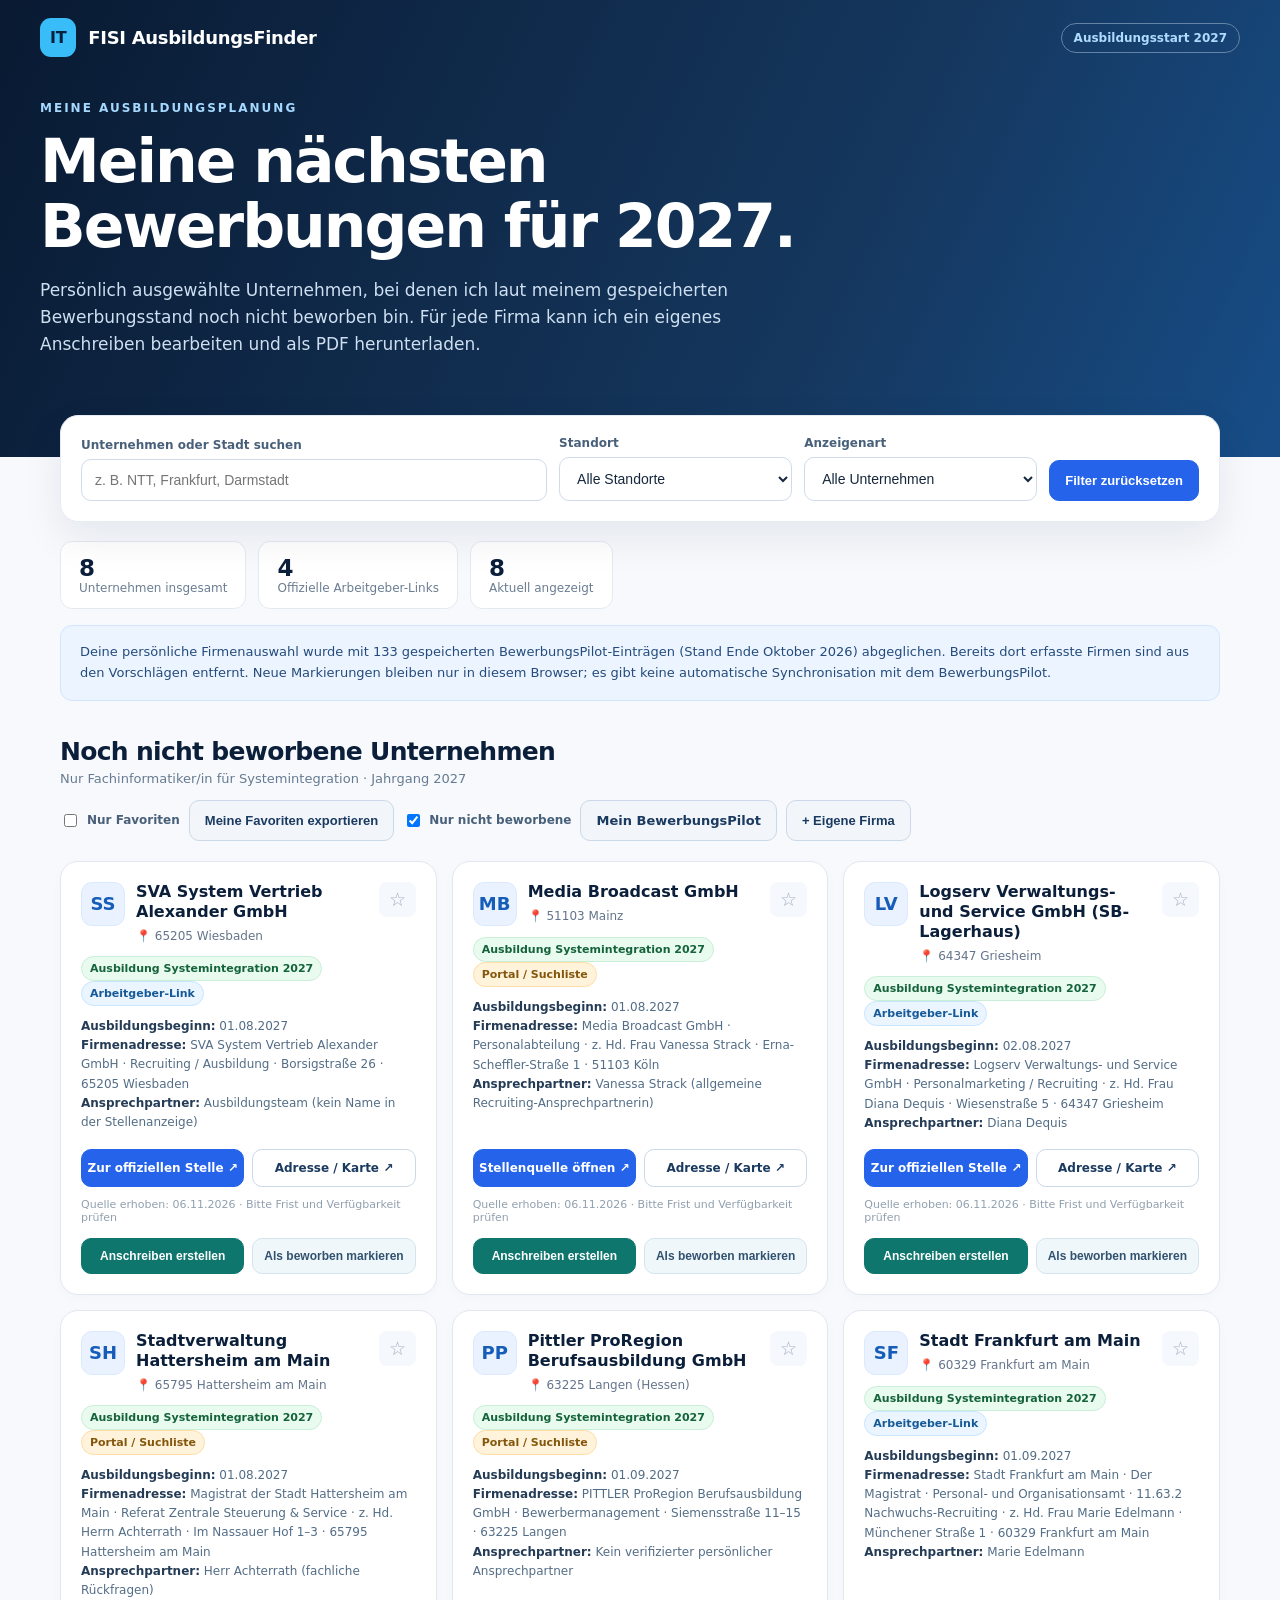
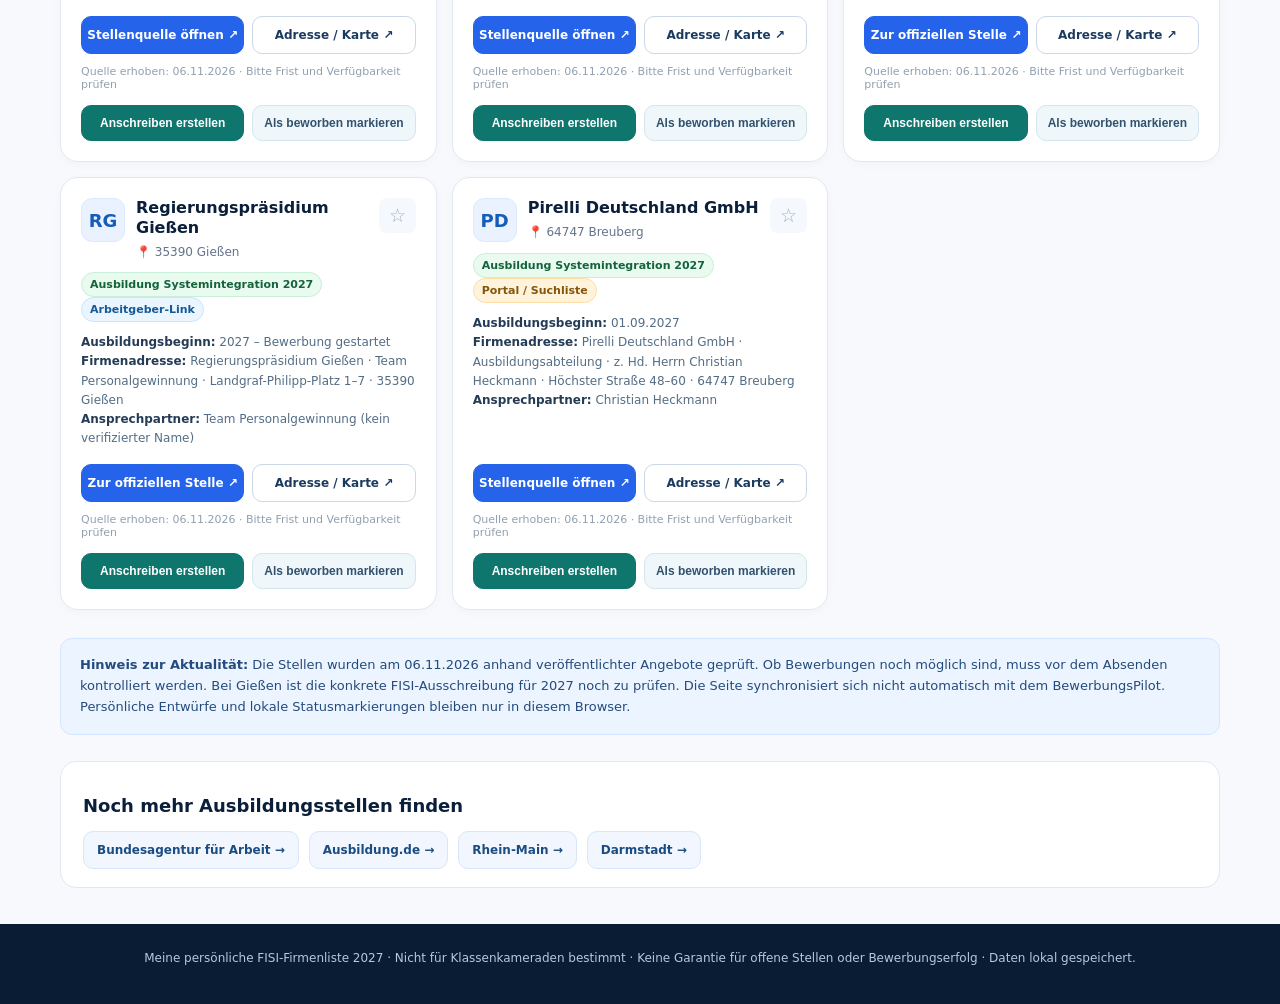
<file: fisi-site/index.html>
<!doctype html><html lang="de"><head><meta charset="utf-8"><meta name="viewport" content="width=device-width,initial-scale=1"><meta name="theme-color" content="#091a32"><meta name="description" content="FISI AusbildungsFinder 2027: Unternehmen mit Ausbildungsangeboten für Fachinformatiker Systemintegration im Rhein-Main-Gebiet und Hessen finden."><title>Meine FISI-Bewerbungen 2027 | Neue Firmen & Anschreiben</title><style>
:root{font-family:Inter,ui-sans-serif,system-ui,-apple-system,'Segoe UI',sans-serif;color:#0b1f3a;background:#f7f9fc}*{box-sizing:border-box}body{margin:0}a{color:inherit}header{background:linear-gradient(115deg,#091a32 0%,#15375e 65%,#174d87 100%);color:#fff;padding:18px max(20px,calc((100vw - 1200px)/2)) 68px}.top{display:flex;justify-content:space-between;align-items:center;gap:20px}.brand{font-size:18px;font-weight:800;letter-spacing:-.3px;display:flex;align-items:center;gap:12px}.brand-mark{background:#38bdf8;color:#06213a;padding:10px;border-radius:11px;font-weight:900;font-size:16px}.year{color:#afdbff;border:1px solid #6583a5;border-radius:99px;padding:7px 12px;font-size:12px;font-weight:700}.hero{padding:68px 0 14px;max-width:850px}.eyebrow{color:#a5d8ff;text-transform:uppercase;letter-spacing:2px;font-size:12px;font-weight:800}.hero h1{font-size:clamp(32px,5vw,60px);letter-spacing:-2px;line-height:1.09;margin:14px 0}.hero p{font-size:17px;line-height:1.6;color:#cedff1;max-width:740px}.wrap{max-width:1200px;margin:0 auto;padding:0 20px}.searchbox{margin-top:-42px;position:relative;background:#fff;box-shadow:0 16px 42px #0b1f3a14;border:1px solid #e7ecf2;border-radius:18px;padding:20px;display:grid;grid-template-columns:2fr 1fr 1fr auto;gap:12px;align-items:end}label{display:block;color:#486079;font-size:12px;font-weight:800;margin-bottom:7px}input,select{width:100%;border:1px solid #cfdaea;border-radius:10px;background:#fff;color:#16283d;padding:12px 13px;font-size:14px;min-width:0}input:focus,select:focus{outline:2px solid #2683ea;outline-offset:1px}.btn{border:1px solid #cbd8e7;border-radius:10px;background:white;padding:12px 15px;color:#1b3a60;font-size:13px;font-weight:800;cursor:pointer;text-decoration:none;display:inline-flex;align-items:center;justify-content:center;gap:7px;transition:.15s}.btn:hover{background:#e7f2ff;border-color:#7ab5fa}.btn.primary{background:#2563eb;color:white;border-color:#2563eb}.btn.primary:hover{background:#144dc5}.btn.ghost{background:#f2f6fb}.btn:disabled{opacity:.5;cursor:not-allowed}.bar{display:flex;gap:14px;align-items:center;justify-content:space-between;flex-wrap:wrap;margin:36px 0 20px}.bar h2{font-size:25px;letter-spacing:-.7px;margin:0}.bar p{margin:5px 0 0;color:#667b91;font-size:13px}.bar .tools{display:flex;gap:9px;align-items:center;flex-wrap:wrap}.stats{display:flex;gap:12px;flex-wrap:wrap;margin:19px 0 0}.stat{background:#fff;border:1px solid #e4eaf2;border-radius:12px;padding:13px 18px;font-size:12px;color:#6b7d91}.stat strong{color:#0b1f3a;font-size:23px;display:block}.list{display:grid;grid-template-columns:repeat(3,minmax(0,1fr));gap:15px}.job{background:#fff;border:1px solid #e1e8f2;border-radius:15px;padding:20px;display:flex;flex-direction:column;gap:11px;box-shadow:0 3px 12px #0b1f3a06;min-width:0}.job:hover{border-color:#88baff}.jobTop{display:flex;gap:11px;align-items:flex-start;justify-content:space-between}.job-icon{background:#eaf2ff;border:1px solid #dbe9fc;color:#165cb9;border-radius:11px;display:grid;place-items:center;width:44px;height:44px;font-weight:900;font-size:18px;flex-shrink:0}.jobTop div:nth-child(2){flex:1}.job h3{font-size:16px;margin:0 0 5px;line-height:1.25}.meta{color:#64748b;font-size:12px;line-height:1.5}.chip{font-size:11px;color:#155a97;background:#ebf5ff;border:1px solid #c9e5ff;border-radius:99px;padding:5px 8px;white-space:nowrap;display:inline-block;font-weight:800}.chip.green{color:#14633b;background:#e9faef;border-color:#c9efd8}.chip.orange{color:#84560b;background:#fff3db;border-color:#ffdda5}.detail{font-size:12px;color:#536d86;line-height:1.6;min-height:38px}.detail b{color:#253c57}.buttons{display:grid;grid-template-columns:1fr 1fr;gap:8px;margin-top:auto;padding-top:5px}.buttons .btn{padding:11px 5px;font-size:12px}.fav{border:0;background:#f5f8fd;border-radius:8px;cursor:pointer;padding:6px 10px;font-size:19px;color:#a2afc0}.fav.active{color:#da9d16;background:#fff4d4}.job .sub{font-size:11px;color:#91a0af}.notFound{background:#fff;border:1px solid #e3eaf4;padding:35px;text-align:center;border-radius:14px;color:#5a6d82}.note{background:#ecf5ff;border:1px solid #d2e6ff;color:#244b7c;border-radius:12px;padding:16px 19px;font-size:13px;line-height:1.6;margin-top:28px}.more{background:#fff;border:1px solid #e1e8f2;padding:18px 22px;border-radius:16px;margin:26px 0}.more h2{font-size:18px}.links{display:flex;gap:10px;flex-wrap:wrap}.links a{background:#f1f6ff;border:1px solid #d8e6fa;padding:11px 13px;border-radius:10px;color:#1b4c82;font-size:12px;font-weight:700;text-decoration:none}.links a:hover{text-decoration:underline}footer{margin-top:36px;padding:24px 0 35px;background:#0a1c34;color:#b4c9df;text-align:center;font-size:12px;line-height:1.8}.muted{font-size:12px;color:#74859a}#top-link{scroll-behavior:smooth}@media(max-width:1000px){.list{grid-template-columns:repeat(2,minmax(0,1fr))}.searchbox{grid-template-columns:1fr 1fr}.searchbox .btn{width:100%}}@media(max-width:640px){header{padding:16px 20px 70px}.hero{padding-top:48px}.list{grid-template-columns:1fr}.searchbox{grid-template-columns:1fr;margin-top:-44px;padding:15px}.year{display:none}.bar{align-items:flex-start}.job{padding:17px}.buttons{grid-template-columns:1fr 1fr}.hero h1{letter-spacing:-1px}.wrap{padding:0 16px}}
</style><link rel="stylesheet" href="./bewerbung.css"></head><body><header><div class="top"><div class="brand"><span class="brand-mark">IT</span> FISI AusbildungsFinder</div><span class="year">Ausbildungsstart 2027</span></div><section class="hero"><div class="eyebrow">Meine Ausbildungsplanung</div><h1>Meine nächsten Bewerbungen für 2027.</h1><p>Persönlich ausgewählte Unternehmen, bei denen ich laut meinem gespeicherten Bewerbungsstand noch nicht beworben bin. Für jede Firma kann ich ein eigenes Anschreiben bearbeiten und als PDF herunterladen.</p></section></header><main class="wrap"><section class="searchbox" aria-label="Suchfilter"><div><label for="q">Unternehmen oder Stadt suchen</label><input id="q" type="search" placeholder="z. B. NTT, Frankfurt, Darmstadt"></div><div><label for="city">Standort</label><select id="city"><option value="">Alle Standorte</option></select></div><div><label for="type">Anzeigenart</label><select id="type"><option value="">Alle Unternehmen</option><option value="official">Offizielle Bewerbungsseite</option><option value="portal">Portal-Stellenanzeige / Suchliste</option></select></div><button class="btn primary" id="reset">Filter zurücksetzen</button></section><div class="stats"><div class="stat"><strong id="total">–</strong>Unternehmen insgesamt</div><div class="stat"><strong id="officialCount">–</strong>Offizielle Arbeitgeber-Links</div><div class="stat"><strong id="showCount">–</strong>Aktuell angezeigt</div></div><div class="bar"><div><h2>Noch nicht beworbene Unternehmen</h2><p>Nur Fachinformatiker/in für Systemintegration · Jahrgang 2027</p></div><div class="tools"><label style="margin:0;display:flex;gap:7px;align-items:center"><input id="onlyFav" type="checkbox" style="width:auto"> Nur Favoriten</label><button id="export" class="btn ghost">Meine Favoriten exportieren</button></div></div><div id="list" class="list"></div><div id="notfound" class="notFound" hidden>Keine passenden Unternehmen gefunden. Versuche einen anderen Suchbegriff oder wähle „Alle Standorte“.</div><section class="note"><b>Hinweis zur Aktualität:</b> Die Stellen wurden am 06.11.2026 anhand veröffentlichter Angebote geprüft. Ob Bewerbungen noch möglich sind, muss vor dem Absenden kontrolliert werden. Bei Gießen ist die konkrete FISI-Ausschreibung für 2027 noch zu prüfen. Die Seite synchronisiert sich nicht automatisch mit dem BewerbungsPilot. Persönliche Entwürfe und lokale Statusmarkierungen bleiben nur in diesem Browser.</section><section class="more"><h2>Noch mehr Ausbildungsstellen finden</h2><div class="links"><a href="https://www.arbeitsagentur.de/jobsuche/suche?suchbereich=ausbildung&was=Fachinformatiker%20Systemintegration" target="_blank" rel="noopener noreferrer">Bundesagentur für Arbeit →</a><a href="https://www.ausbildung.de/berufe/fachinformatiker-systemintegration/" target="_blank" rel="noopener noreferrer">Ausbildung.de →</a><a href="https://www.ausbildung.de/staedte/frankfurt-am-main/fachinformatiker-systemintegration/" target="_blank" rel="noopener noreferrer">Rhein-Main →</a><a href="https://www.ausbildung.de/staedte/darmstadt/fachinformatiker-systemintegration/" target="_blank" rel="noopener noreferrer">Darmstadt →</a></div></section></main><footer>Meine persönliche FISI-Firmenliste 2027 · Nicht für Klassenkameraden bestimmt · Keine Garantie für offene Stellen oder Bewerbungserfolg · Daten lokal gespeichert.</footer><script>const FIRMS = [{"plz":"65205","adresse":"Borsigstraße 26","website":"","region":"Persönliche Auswahl","stand":"06.11.2026","id":"sva","firma":"SVA System Vertrieb Alexander GmbH","ort":"Wiesbaden","start":"01.08.2027","url":"https://www.sva.de/de/job-portal/Ausbildung-zum-Fachinformatiker-fuer-Systemintegration-mwd-de-j1505.html","official":true,"recipient":"SVA System Vertrieb Alexander GmbH\nRecruiting / Ausbildung\nBorsigstraße 26\n65205 Wiesbaden","kontakt":"Ausbildungsteam (kein Name in der Stellenanzeige)","salutation":"Sehr geehrte Damen und Herren,","email":"","addressNote":"Unternehmensanschrift Wiesbaden.","sourceURL":"https://www.sva.de/de/ausbildung"},{"plz":"51103","adresse":"Erna-Scheffler-Straße 1","website":"","region":"Persönliche Auswahl","stand":"06.11.2026","id":"media","firma":"Media Broadcast GmbH","ort":"Mainz","start":"01.08.2027","url":"https://www.ausbildung.de/stellen/auszubildender-m-w-d-zum-fachinformatiker-fachrichtung-systemintegration-bei-media-broadcast-gmbh-in-mainz-f81d7696-2456-4049-92ad-911ef4cd30e1/","official":false,"recipient":"Media Broadcast GmbH\nPersonalabteilung\nz. Hd. Frau Vanessa Strack\nErna-Scheffler-Straße 1\n51103 Köln","kontakt":"Vanessa Strack (allgemeine Recruiting-Ansprechpartnerin)","salutation":"Sehr geehrte Frau Strack,","email":"bewerbung@media-broadcast.com","addressNote":"Offizielle Postanschrift in Köln; die Ausbildungsstelle befindet sich in Mainz. Frau Strack ist als allgemeine Recruiting-Kontaktperson veröffentlicht.","sourceURL":"https://www.media-broadcast.com/kontakt"},{"plz":"64347","adresse":"Wiesenstraße 5","website":"","region":"Persönliche Auswahl","stand":"06.11.2026","id":"logserv","firma":"Logserv Verwaltungs- und Service GmbH (SB-Lagerhaus)","ort":"Griesheim","start":"02.08.2027","url":"https://www.sb-lagerhaus.de/de-DE/jobs/ausbildung-fachinformatiker","official":true,"recipient":"Logserv Verwaltungs- und Service GmbH\nPersonalmarketing / Recruiting\nz. Hd. Frau Diana Dequis\nWiesenstraße 5\n64347 Griesheim","kontakt":"Diana Dequis","salutation":"Sehr geehrte Frau Dequis,","email":"bewerbung@logserv.biz","addressNote":"Kontakt und Anschrift direkt aus der Stellenausschreibung.","sourceURL":"https://www.sb-lagerhaus.de/de-DE/jobs/ausbildung-fachinformatiker"},{"plz":"65795","adresse":"Im Nassauer Hof 1–3","website":"","region":"Persönliche Auswahl","stand":"06.11.2026","id":"hattersheim","firma":"Stadtverwaltung Hattersheim am Main","ort":"Hattersheim am Main","start":"01.08.2027","url":"https://www.arbeitsagentur.de/jobsuche/jobdetail/10001-1003973693-S","official":false,"recipient":"Magistrat der Stadt Hattersheim am Main\nReferat Zentrale Steuerung & Service\nz. Hd. Herrn Achterrath\nIm Nassauer Hof 1–3\n65795 Hattersheim am Main","kontakt":"Herr Achterrath (fachliche Rückfragen)","salutation":"Sehr geehrter Herr Achterrath,","email":"bewerbungen@hattersheim.de","addressNote":"Herr Achterrath ist für fachliche Rückfragen genannt; die Bewerbung geht an die genannte zentrale Bewerbungsadresse.","sourceURL":"https://www.arbeitsagentur.de/jobsuche/jobdetail/10001-1003973693-S"},{"plz":"63225","adresse":"Siemensstraße 11–15","website":"","region":"Persönliche Auswahl","stand":"06.11.2026","id":"pittler","firma":"Pittler ProRegion Berufsausbildung GmbH","ort":"Langen (Hessen)","start":"01.09.2027","url":"https://www.ausbildung.de/stellen/ausbildung-fachinformatiker-in-fuer-systemintegration-m-w-d-bei-pittler-proregion-berufsausbildung-gmbh-in-langen-hessen-b8effaa7-41b1-4956-8fa5-5208d5aba3b3/","official":false,"recipient":"PITTLER ProRegion Berufsausbildung GmbH\nBewerbermanagement\nSiemensstraße 11–15\n63225 Langen","kontakt":"Kein verifizierter persönlicher Ansprechpartner","salutation":"Sehr geehrte Damen und Herren,","email":"kontakt@pba-online.de","addressNote":"Offizielle Firmenanschrift; die praktische Ausbildung kann an anderen Standorten stattfinden.","sourceURL":"https://pba-online.de/ausbildung/fachinformatiker-in-fuer-systemintegration/"},{"plz":"60329","adresse":"Münchener Straße 1","website":"","region":"Persönliche Auswahl","stand":"06.11.2026","id":"frankfurt","firma":"Stadt Frankfurt am Main","ort":"Frankfurt am Main","start":"01.09.2027","url":"https://frankfurt.de/karriere/schueler_innen/ausbildung/fi-sys","official":true,"recipient":"Stadt Frankfurt am Main\nDer Magistrat\nPersonal- und Organisationsamt\n11.63.2 Nachwuchs-Recruiting\nz. Hd. Frau Marie Edelmann\nMünchener Straße 1\n60329 Frankfurt am Main","kontakt":"Marie Edelmann","salutation":"Sehr geehrte Frau Edelmann,","email":"","addressNote":"Kontakt und Anschrift laut offizieller Stellenausschreibung; Bewerbung über das Karriereportal.","sourceURL":"https://stadtfrankfurtjobs.de/Ausbildung-Fachinformatiker-in-wmd-Systemintegration-de-j11509.html"},{"plz":"35390","adresse":"Landgraf-Philipp-Platz 1–7","website":"","region":"Persönliche Auswahl","stand":"06.11.2026","id":"giessen","firma":"Regierungspräsidium Gießen","ort":"Gießen","start":"2027 – Bewerbung gestartet","url":"https://rp-giessen.hessen.de/fachinformatik-fachrichtung-systemintegration","official":true,"recipient":"Regierungspräsidium Gießen\nTeam Personalgewinnung\nLandgraf-Philipp-Platz 1–7\n35390 Gießen","kontakt":"Team Personalgewinnung (kein verifizierter Name)","salutation":"Sehr geehrte Damen und Herren,","email":"personalgewinnung@rpgi.hessen.de","addressNote":"Behördenanschrift und allgemeines Personalgewinnungs-Team. Die 2027-Ausschreibung ist inzwischen gestartet.","sourceURL":"https://rp-giessen.hessen.de/fachinformatik-fachrichtung-systemintegration"},{"plz":"64747","adresse":"Höchster Straße 48–60","website":"","region":"Persönliche Auswahl","stand":"06.11.2026","id":"pirelli","firma":"Pirelli Deutschland GmbH","ort":"Breuberg","start":"01.09.2027","url":"https://www.arbeitsagentur.de/jobsuche/jobdetail/10000-1207135408-S","official":false,"recipient":"Pirelli Deutschland GmbH\nAusbildungsabteilung\nz. Hd. Herrn Christian Heckmann\nHöchster Straße 48–60\n64747 Breuberg","kontakt":"Christian Heckmann","salutation":"Sehr geehrter Herr Heckmann,","email":"Ausbildung.de@pirelli.com","addressNote":"Ausbildungskontakt aus dem BIBB-Anbieterverzeichnis. Die FISI-Ausbildung 2027 ist ausgeschrieben.","sourceURL":"https://www.bibb.de/dienst/ausbildungplus/de/ausbildungsbetrieb/ansehen/9034"}];
const qs=s=>document.querySelector(s), list=qs('#list'), city=qs('#city'), type=qs('#type'), q=qs('#q');
const esc=s=>String(s??'').replace(/[&<>"']/g,x=>({'&':'&amp;','<':'&lt;','>':'&gt;','"':'&quot;',"'":'&#39;'}[x]));
let favorites;try{favorites=JSON.parse(localStorage.getItem('fisi-favorites-list-2027')||'[]');if(!Array.isArray(favorites))favorites=[];}catch(e){favorites=[]}
const save=()=>{try{localStorage.setItem('fisi-favorites-list-2027',JSON.stringify(favorites))}catch(e){}};
const places=[...new Set(FIRMS.map(x=>x.ort))].sort((a,b)=>a.localeCompare(b,'de'));places.forEach(p=>{let e=document.createElement('option');e.value=p;e.textContent=p;city.appendChild(e)});
qs('#total').textContent=FIRMS.length;qs('#officialCount').textContent=FIRMS.filter(x=>x.official).length;
const maps=x=>'https://www.google.com/maps/search/?api=1&query='+encodeURIComponent([x.firma,x.adresse,x.plz,x.ort].filter(Boolean).join(', '));
const a=(href,label,cls='')=>`<a class="btn ${cls}" target="_blank" rel="noopener noreferrer" href="${esc(href)}">${label}</a>`;
function render(){const term=q.value.trim().toLocaleLowerCase('de'), c=city.value,t=type.value,f=qs('#onlyFav').checked;const found=FIRMS.filter(x=>(!c||x.ort===c)&&(!t||(t==='official'===x.official))&&(!f||favorites.includes(x.id))&&(!term||[x.firma,x.ort,x.plz,x.adresse].join(' ').toLocaleLowerCase('de').includes(term)));qs('#showCount').textContent=found.length;qs('#notfound').hidden=found.length!==0;list.innerHTML=found.map(x=>{const selected=favorites.includes(x.id), initials=x.firma.replace(/[^\p{L}\p{N} ]/gu,'').split(' ').slice(0,2).map(v=>v[0]||'').join('').toUpperCase();return `<article class="job"><div class="jobTop"><div class="job-icon">${esc(initials)}</div><div><h3>${esc(x.firma)}</h3><div class="meta">📍 ${esc(x.plz?x.plz+' ':'')}${esc(x.ort)}</div></div><button data-fav="${esc(x.id)}" class="fav ${selected?'active':''}" aria-label="${selected?'Favorit entfernen':'Als Favorit speichern'}" title="Favorit speichern">${selected?'★':'☆'}</button></div><div><span class="chip green">Ausbildung Systemintegration 2027</span> <span class="chip ${x.official?'':'orange'}">${x.official?'Arbeitgeber-Link':'Portal / Suchliste'}</span></div><div class="detail"><b>Ausbildungsbeginn:</b> ${esc(x.start)}<br><b>Firmenadresse:</b> ${esc(x.recipient||[x.adresse,x.plz,x.ort].filter(Boolean).join(', ')||'Nicht angegeben').replaceAll('\n',' · ')}<br><b>Ansprechpartner:</b> ${esc(x.kontakt||'Nicht angegeben')}</div><div class="buttons">${a(x.url,x.official?'Zur offiziellen Stelle ↗':'Stellenquelle öffnen ↗','primary')}${a(maps(x),'Adresse / Karte ↗')}</div><span class="sub">Quelle erhoben: ${esc(x.stand)} · Bitte Frist und Verfügbarkeit prüfen</span></article>`}).join('');list.querySelectorAll('[data-fav]').forEach(btn=>btn.addEventListener('click',()=>{let id=btn.getAttribute('data-fav');favorites=favorites.includes(id)?favorites.filter(x=>x!==id):[...favorites,id];save();render()}))}
[q,city,type,qs('#onlyFav')].forEach(el=>el.addEventListener('input',render));qs('#reset').addEventListener('click',()=>{q.value='';city.value='';type.value='';qs('#onlyFav').checked=false;render()});qs('#export').addEventListener('click',()=>{const fav=FIRMS.filter(x=>favorites.includes(x.id));if(!fav.length){alert('Du hast noch keine Favoriten gespeichert.');return;}const rows=[['Unternehmen','Ort','PLZ','Adresse','Ausbildungsbeginn','Link'],...fav.map(x=>[x.firma,x.ort,x.plz,x.adresse,x.start,x.url])].map(row=>row.map(v=>'"'+String(v??'').replace(/"/g,'""')+'"').join(';')).join('\r\n');const blob=new Blob(['﻿',rows],{type:'text/csv;charset=utf-8'}),u=URL.createObjectURL(blob),a=document.createElement('a');a.href=u;a.download='FISI_Favoriten_2027.csv';a.click();URL.revokeObjectURL(u)});render();</script><script src="./bewerbung.js"></script></body></html>
</file>
<file: fisi-site/bewerbung.css>
/* Meine Bewerbungen 2027 – persönliche, lokale Werkzeuge */
header{padding-bottom:68px}.hero{padding-top:44px}
.job{border-radius:18px}.job .buttons{grid-template-columns:1fr 1fr}
.bp-actions{display:grid;grid-template-columns:1fr 1fr;gap:8px;margin-top:3px}
.bp-actions button{font-size:12px;padding:10px;border-radius:10px;cursor:pointer;font-weight:750}
.bp-letter{background:#0f766e;color:#fff;border:1px solid #0f766e}.bp-letter:hover{background:#115e59}
.bp-done{background:#f0f7fb;color:#31526f;border:1px solid #d4e5ee}.bp-done.is-done{background:#fff7e6;color:#87520d;border-color:#edc989}
.bp-status{margin-top:8px;color:#0d766e;font-size:12px;font-weight:700}
.bp-bar{display:flex;align-items:center;gap:10px;flex-wrap:wrap;margin-top:12px}
.bp-bar button,.bp-bar a{border-radius:10px;padding:10px 14px;cursor:pointer;border:1px solid #b8cee7;background:#fff;color:#14416b;font-weight:700;font-size:12px;text-decoration:none}
.bp-bar label{display:flex;align-items:center;gap:6px;font-size:13px;margin:0}
.bp-bar input{width:auto}
.bp-modal[hidden]{display:none}.bp-modal{position:fixed;inset:0;background:#071426c9;z-index:999;padding:18px;display:grid;place-items:center;overflow:auto}
.bp-panel{background:white;border-radius:20px;width:min(1100px,100%);max-height:94vh;overflow:auto;box-shadow:0 24px 80px #0003}
.bp-panel-head{display:flex;align-items:flex-start;justify-content:space-between;gap:15px;background:linear-gradient(100deg,#091a32,#194779);color:white;padding:20px 24px}
.bp-panel-head h2{font-size:22px;margin:6px 0}.bp-panel-head p{font-size:12px;color:#d2e8f9;margin:0}
.bp-close{cursor:pointer;background:#ffffff24;color:white;border:1px solid #ffffff77;border-radius:12px;padding:9px 13px;font-size:14px}
.bp-content{display:grid;grid-template-columns:350px 1fr;gap:22px;padding:23px}
.bp-fields{display:grid;gap:10px;align-content:start}
.bp-fields h3,.bp-edit h3{margin:0 0 6px;color:#163354;font-size:17px}
.bp-fields label{font-size:12px;color:#395876;font-weight:700;margin:0}
.bp-fields input,.bp-fields select,.bp-fields textarea,.bp-edit textarea{width:100%;margin-top:5px;border:1px solid #c8d6e7;border-radius:9px;padding:9px 11px;font-size:13px;font-family:inherit;background:#fff;color:#102a43;line-height:1.55}
.bp-edit textarea{height:450px;resize:vertical;font-size:14px;line-height:1.65;white-space:pre-wrap}
.bp-fine{font-size:12px;color:#64748b;line-height:1.6}
.bp-callout{background:#f1f7ff;border:1px solid #dceaff;border-radius:12px;padding:12px;color:#234b78;font-size:12px;line-height:1.6}
.bp-downloads{display:flex;gap:8px;flex-wrap:wrap;margin:12px 0}
.bp-downloads button{font-size:13px;font-weight:700;border-radius:10px;padding:11px 15px;cursor:pointer;background:#eaf2fb;border:1px solid #cee1f7;color:#123d66}
.bp-downloads button.bp-primary{background:#0f766e;border-color:#0f766e;color:white}
.bp-warn{font-size:12px;color:#876016}
.bp-smallbtn{background:#f3f6fa;border:1px solid #dbe3ee;border-radius:8px;padding:7px 9px;font-size:11px;cursor:pointer;color:#37506a}
@media(max-width:760px){.bp-content{grid-template-columns:1fr;padding:16px}.bp-panel-head{padding:15px}.bp-edit textarea{height:350px}.bp-actions{grid-template-columns:1fr}}
</file>
